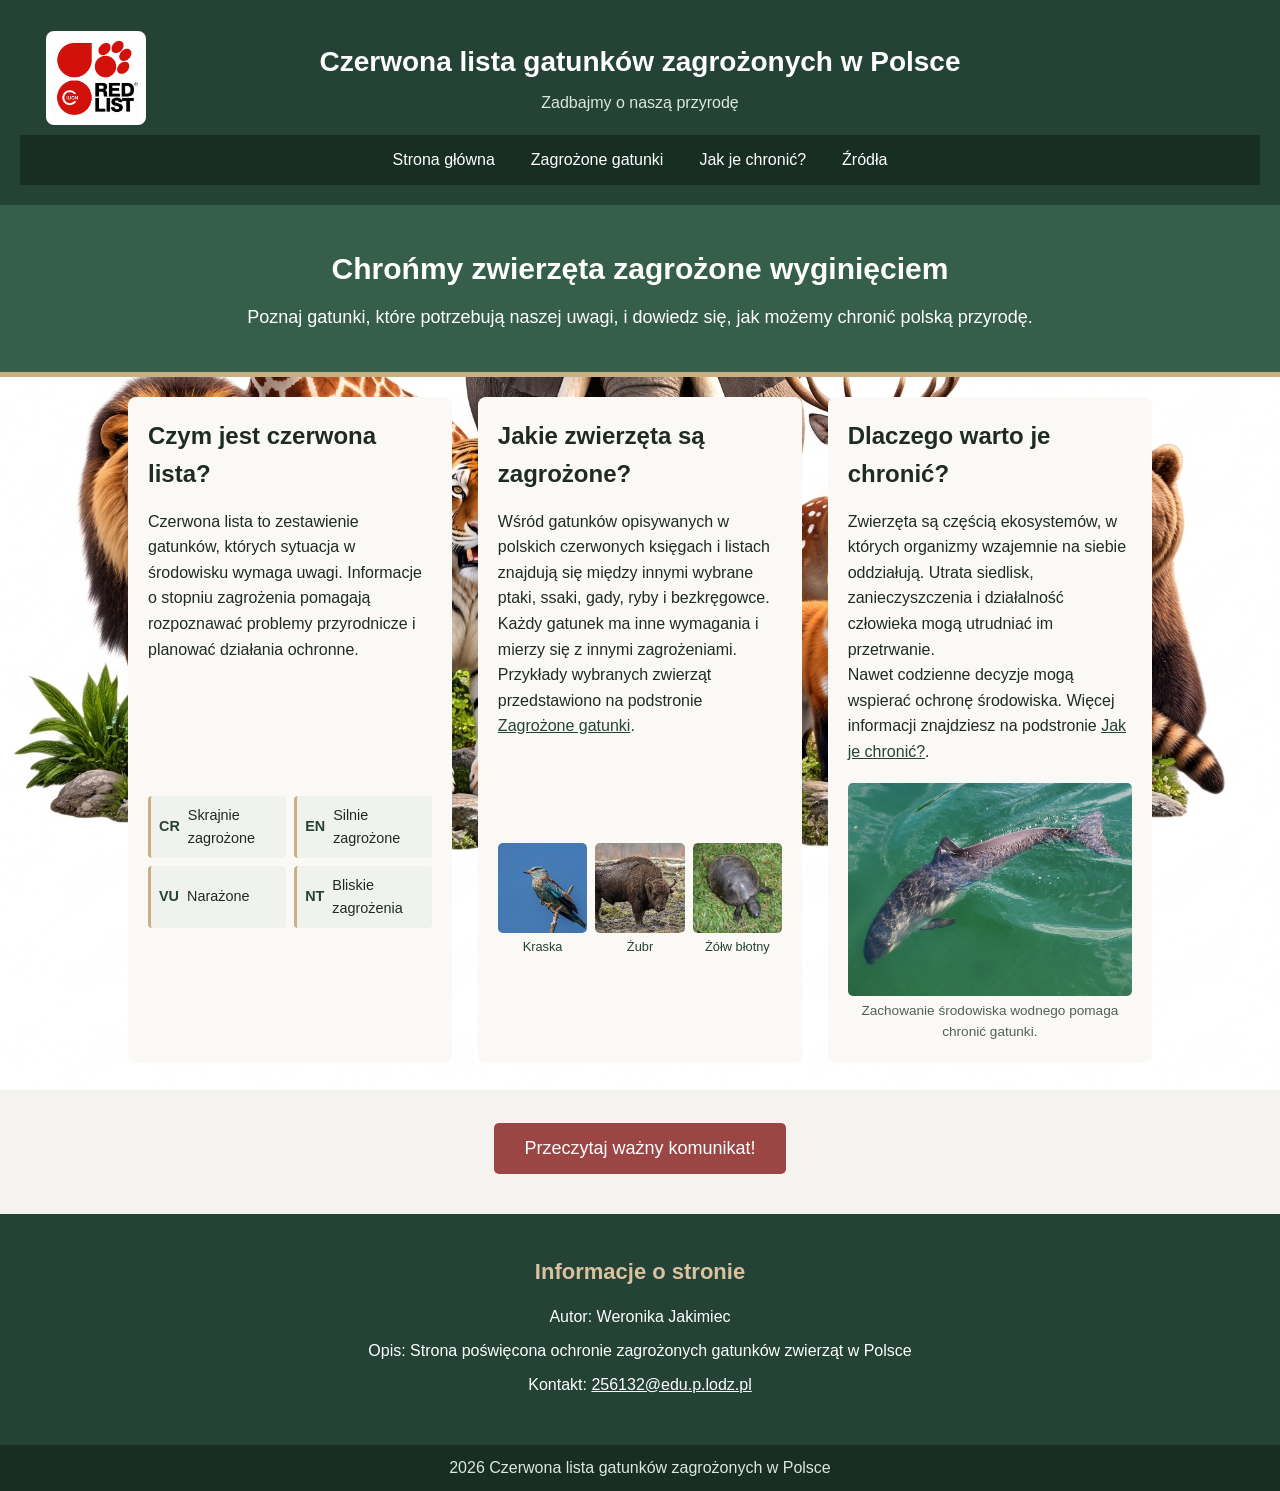
<file: index.html>
<!doctype html>
<html lang="pl">
  <head>
    <meta charset="UTF-8" />
    <title>Czerwona lista gatunków zagrożonych w Polsce</title>

    <meta name="author" content="Weronika Jakimiec" />
    <meta
      name="description"
      content="Poznaj zagrożone gatunki zwierząt w Polsce i sposoby ich ochrony."
    />
    <meta
      name="keywords"
      content="czerwona lista, zagrożone gatunki, zwierzęta, Polska, ochrona przyrody"
    />

    <link rel="stylesheet" href="style.css" />
    <link
      rel="stylesheet"
      href="https://cdn.jsdelivr.net/npm/bootstrap-icons@1.11.3/font/bootstrap-icons.min.css"
    />
  </head>

  <body>
    <header>
      <div class="header-container">
        <img
          src="images/logo-strona.jpg"
          alt="Logo Czerwonej Listy IUCN"
          class="logo"
        />

        <div class="header-text">
          <h1>
            <a href="index.html">
              Czerwona lista gatunków zagrożonych w Polsce
            </a>
          </h1>
          <p class="slogan">Zadbajmy o naszą przyrodę</p>
        </div>
      </div>

      <nav>
        <button
          id="menu-toggle"
          type="button"
          aria-label="Otwórz menu"
          aria-controls="menu-list"
          aria-expanded="false"
        >
          <i class="bi bi-list" aria-hidden="true"></i>
        </button>
        <ul class="menu" id="menu-list">
          <li><a href="index.html">Strona główna</a></li>
          <li><a href="gatunki.html">Zagrożone gatunki</a></li>
          <li><a href="ochrona.html">Jak je chronić?</a></li>
          <li><a href="zrodla.html">Źródła</a></li>
        </ul>
      </nav>
    </header>

    <section class="banner">
      <h2>Chrońmy zwierzęta zagrożone wyginięciem</h2>
      <p>
        Poznaj gatunki, które potrzebują naszej uwagi, i dowiedz się, jak możemy
        chronić polską przyrodę.
      </p>
    </section>

    <main class="home-columns">
      <section class="kolumna">
        <h2>Czym jest czerwona lista?</h2>
        <p>
          Czerwona lista to zestawienie gatunków, których sytuacja w środowisku
          wymaga uwagi. Informacje o stopniu zagrożenia pomagają rozpoznawać
          problemy przyrodnicze i planować działania ochronne.
        </p>
        <ul class="podglad-kategorii">
          <li><strong>CR</strong><span>Skrajnie zagrożone</span></li>
          <li><strong>EN</strong><span>Silnie zagrożone</span></li>
          <li><strong>VU</strong><span>Narażone</span></li>
          <li><strong>NT</strong><span>Bliskie zagrożenia</span></li>
        </ul>
      </section>

      <section class="kolumna">
        <h2>Jakie zwierzęta są zagrożone?</h2>
        <p>
          Wśród gatunków opisywanych w polskich czerwonych księgach i listach
          znajdują się między innymi wybrane ptaki, ssaki, gady, ryby i
          bezkręgowce. Każdy gatunek ma inne wymagania i mierzy się z innymi
          zagrożeniami.
        </p>
        <p>
          Przykłady wybranych zwierząt przedstawiono na podstronie
          <a href="gatunki.html">Zagrożone gatunki</a>.
        </p>
        <div class="mini-galeria" aria-label="Przykłady zagrożonych gatunków">
          <figure>
            <img
              src="images/kraska.jpg"
              alt="Kraska siedząca na gałęzi"
              loading="lazy"
              decoding="async"
            />
            <figcaption>Kraska</figcaption>
          </figure>
          <figure>
            <img
              src="images/zubr.jpg"
              alt="Żubr w naturalnym otoczeniu"
              loading="lazy"
              decoding="async"
            />
            <figcaption>Żubr</figcaption>
          </figure>
          <figure>
            <img
              src="images/zolw-blotny.jpg"
              alt="Żółw błotny na trawie"
              loading="lazy"
              decoding="async"
            />
            <figcaption>Żółw błotny</figcaption>
          </figure>
        </div>
      </section>

      <section class="kolumna">
        <h2>Dlaczego warto je chronić?</h2>
        <p>
          Zwierzęta są częścią ekosystemów, w których organizmy wzajemnie na
          siebie oddziałują. Utrata siedlisk, zanieczyszczenia i działalność
          człowieka mogą utrudniać im przetrwanie.
        </p>
        <p>
          Nawet codzienne decyzje mogą wspierać ochronę środowiska. Więcej
          informacji znajdziesz na podstronie
          <a href="ochrona.html">Jak je chronić?</a>.
        </p>
        <figure class="zdjecie-siedliska">
          <img
            src="images/morswin.jpg"
            alt="Morświn pływający w wodzie"
            loading="lazy"
            decoding="async"
          />
          <figcaption>
            Zachowanie środowiska wodnego pomaga chronić gatunki.
          </figcaption>
        </figure>
      </section>
    </main>

    <section style="text-align: center; margin: 40px 0; width: 100%">
      <button
        id="openModal"
        style="
          padding: 15px 30px;
          background-color: #9b4545;
          color: white;
          border: none;
          font-size: 18px;
          cursor: pointer;
          border-radius: 5px;
        "
      >
        Przeczytaj ważny komunikat!
      </button>
    </section>

    <footer>
      <div class="content footer-content">
        <h2>Informacje o stronie</h2>
        <p>Autor: Weronika Jakimiec</p>
        <p>
          Opis: Strona poświęcona ochronie zagrożonych gatunków zwierząt w
          Polsce
        </p>
        <p>
          Kontakt:
          <a href="mailto:256132@edu.p.lodz.pl"> 256132@edu.p.lodz.pl </a>
        </p>
      </div>

      <div class="copyright">
        <p>2026 Czerwona lista gatunków zagrożonych w Polsce</p>
      </div>
    </footer>

    <div class="modal" id="modal">
      <div class="modal-content">
        <button id="closeModal" class="close-btn">X</button>
        <h2>Dziękujemy!</h2>
        <p>
          Interesując się ochroną gatunków, robisz pierwszy krok do zachowania
          polskiej przyrody. Zachęcamy do dzielenia się wiedzą ze znajomymi!
        </p>
      </div>
    </div>

    <script>
      const hamburger = document.querySelector("#menu-toggle");
      const menu = document.querySelector(".menu");

      hamburger.addEventListener("click", () => {
        const isExpanded = hamburger.getAttribute("aria-expanded") === "true";
        hamburger.setAttribute("aria-expanded", String(!isExpanded));
        hamburger.setAttribute(
          "aria-label",
          isExpanded ? "Otwórz menu" : "Zamknij menu",
        );
        menu.classList.toggle("active", !isExpanded);
      });
      const modal = document.querySelector("#modal");
      const openBtn = document.querySelector("#openModal");
      const closeBtn = document.querySelector("#closeModal");

      openBtn.addEventListener("click", () => {
        modal.classList.add("show");
        document.body.classList.add("no-scroll");
      });

      closeBtn.addEventListener("click", () => {
        modal.classList.remove("show");
        document.body.classList.remove("no-scroll");
      });

      modal.addEventListener("click", (e) => {
        if (e.target === modal) {
          modal.classList.remove("show");
          document.body.classList.remove("no-scroll");
        }
      });
    </script>
  </body>
</html>
</file>
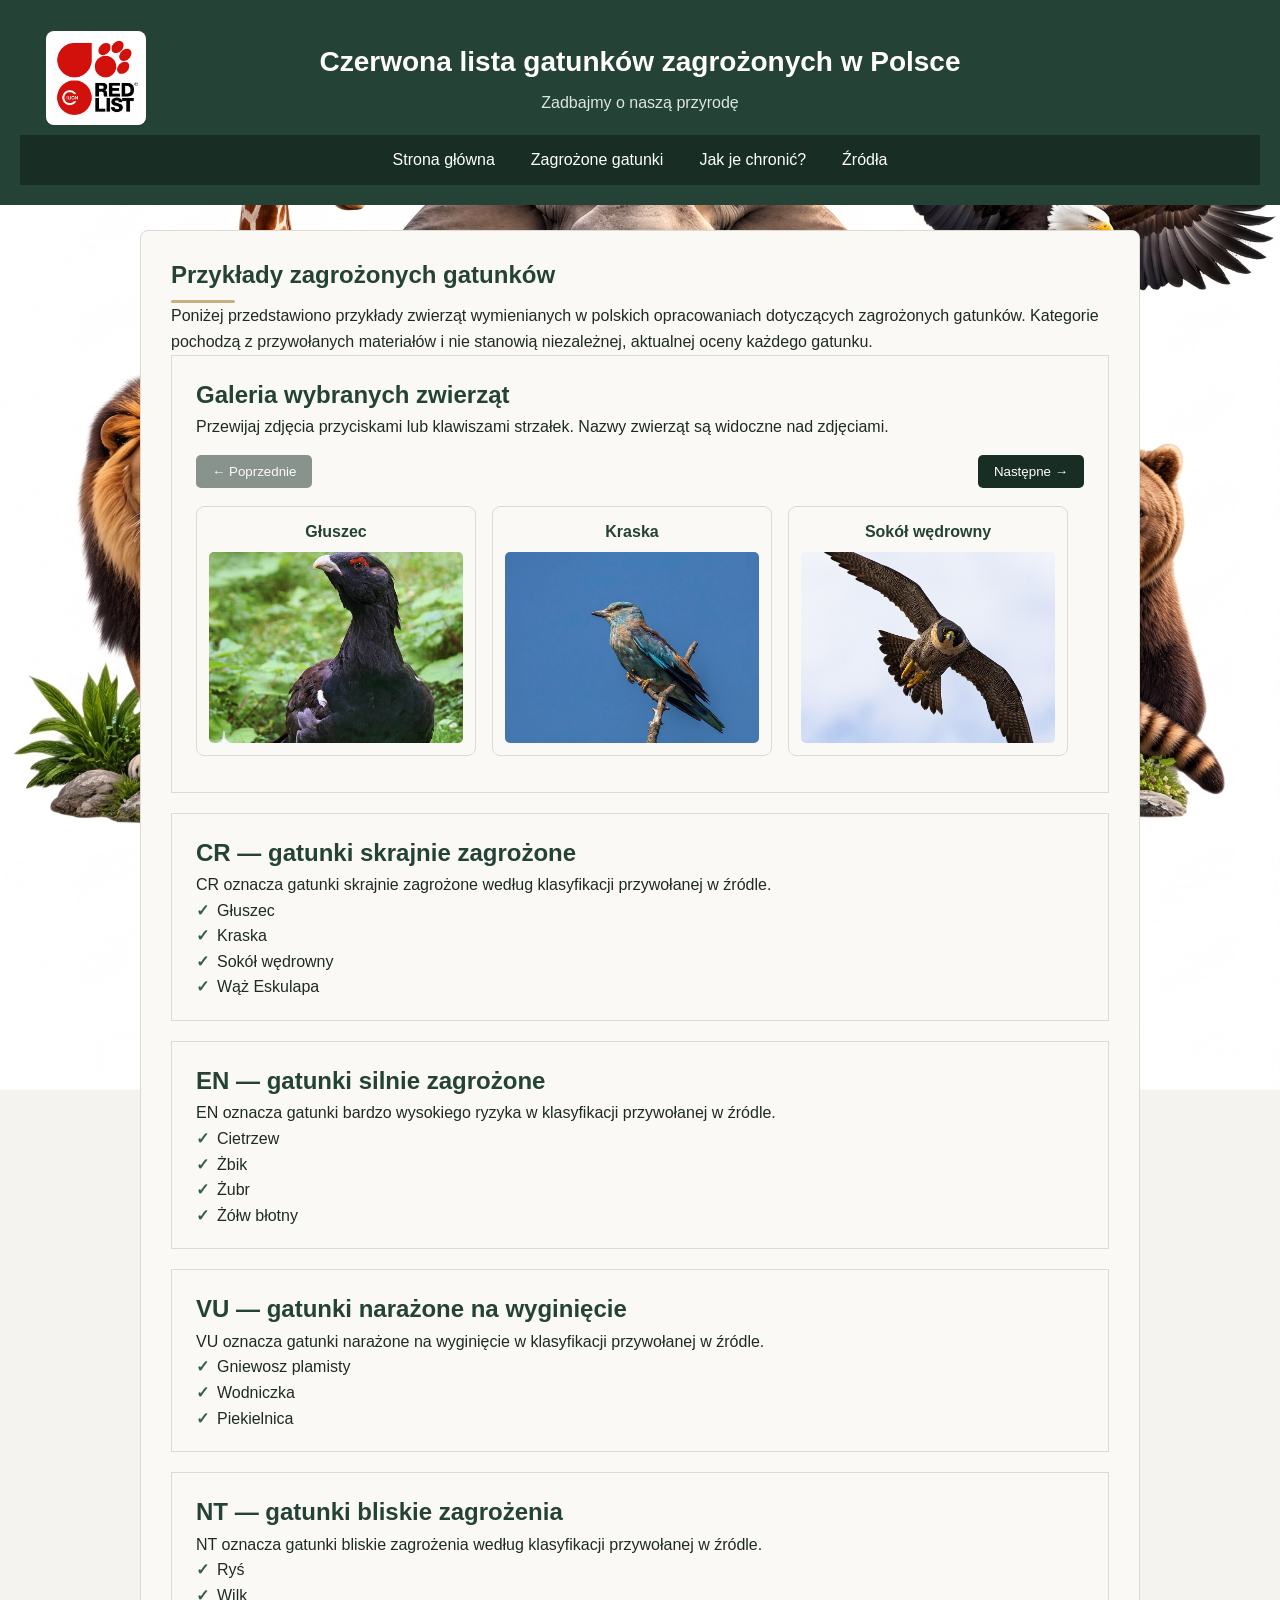
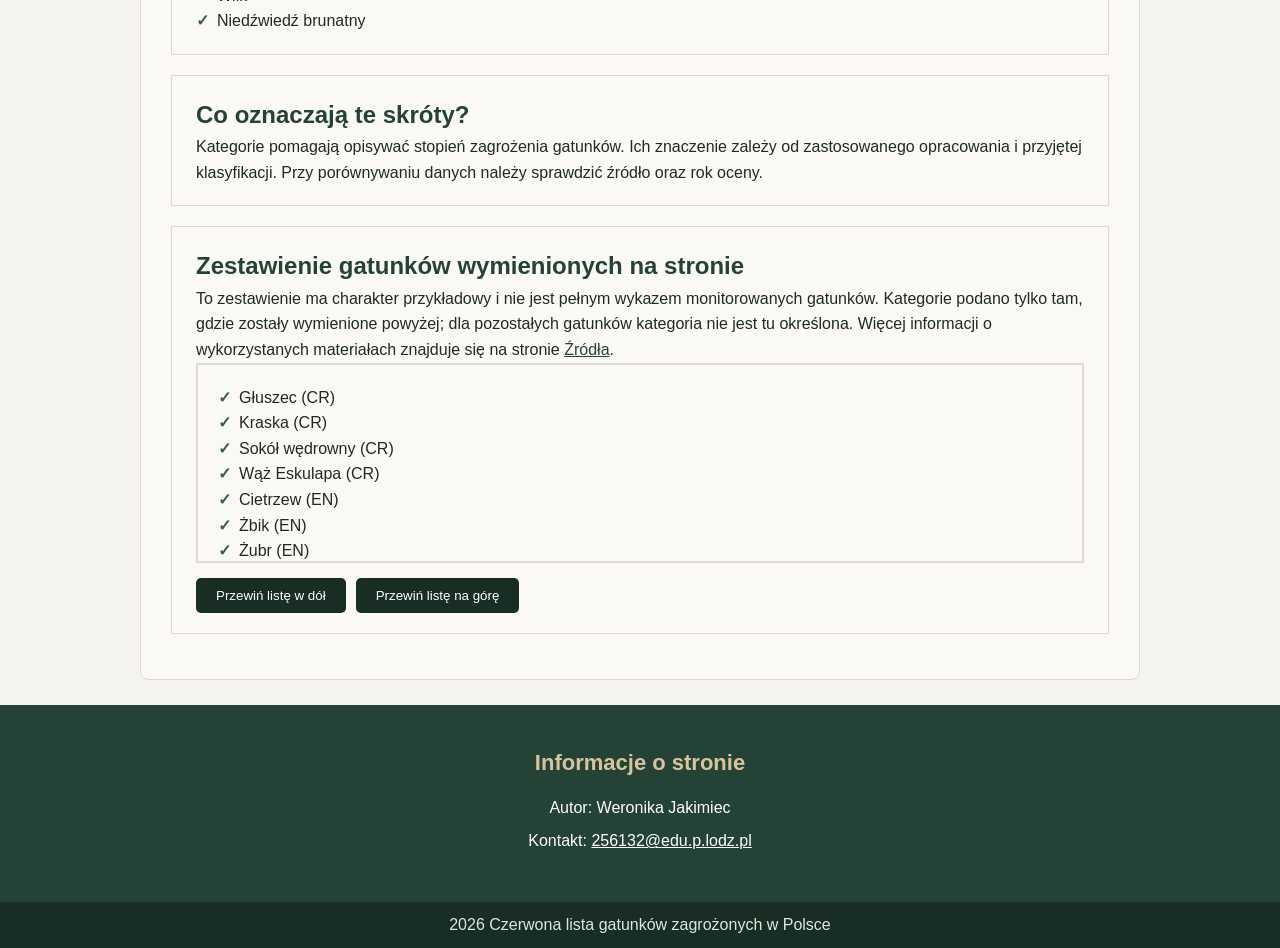
<file: gatunki.html>
<!doctype html>
<html lang="pl">
  <head>
    <meta charset="UTF-8" />
    <title>Zagrożone gatunki zwierząt — Polska</title>

    <meta name="author" content="Weronika Jakimiec" />
    <meta
      name="description"
      content="Przykłady gatunków zwierząt wymienianych w polskich czerwonych księgach."
    />
    <meta
      name="keywords"
      content="głuszec, żubr, żbik, ryś, wodniczka, zagrożone zwierzęta"
    />

    <link rel="stylesheet" href="style.css" />
    <link
      rel="stylesheet"
      href="https://cdn.jsdelivr.net/npm/bootstrap-icons@1.11.3/font/bootstrap-icons.min.css"
    />
  </head>

  <body>
    <header>
      <div class="header-container">
        <img
          src="images/logo-strona.jpg"
          alt="Logo Czerwonej Listy IUCN"
          class="logo"
        />

        <div class="header-text">
          <h1>
            <a href="index.html">
              Czerwona lista gatunków zagrożonych w Polsce
            </a>
          </h1>
          <p class="slogan">Zadbajmy o naszą przyrodę</p>
        </div>
      </div>

      <nav>
        <button
          id="menu-toggle"
          type="button"
          aria-label="Otwórz menu"
          aria-controls="menu-list"
          aria-expanded="false"
        >
          <i class="bi bi-list" aria-hidden="true"></i>
        </button>
        <ul class="menu" id="menu-list">
          <li><a href="index.html">Strona główna</a></li>
          <li><a href="gatunki.html">Zagrożone gatunki</a></li>
          <li><a href="ochrona.html">Jak je chronić?</a></li>
          <li><a href="zrodla.html">Źródła</a></li>
        </ul>
      </nav>
    </header>

    <main class="content page-content">
      <h2>Przykłady zagrożonych gatunków</h2>

      <p>
        Poniżej przedstawiono przykłady zwierząt wymienianych w polskich
        opracowaniach dotyczących zagrożonych gatunków. Kategorie pochodzą z
        przywołanych materiałów i nie stanowią niezależnej, aktualnej oceny
        każdego gatunku.
      </p>

      <section class="section-box galeria-sekcja" aria-labelledby="galeria-title">
        <h2 id="galeria-title">Galeria wybranych zwierząt</h2>
        <p>
          Przewijaj zdjęcia przyciskami lub klawiszami strzałek. Nazwy zwierząt
          są widoczne nad zdjęciami.
        </p>
        <div class="galeria-przyciski">
          <button
            id="galeria-wstecz"
            type="button"
            aria-label="Przewiń galerię w lewo"
          >
            &larr; Poprzednie
          </button>
          <button
            id="galeria-dalej"
            type="button"
            aria-label="Przewiń galerię w prawo"
          >
            Następne &rarr;
          </button>
        </div>
        <div
          class="galeria-zwierzat"
          id="galeria-zwierzat"
          role="region"
          aria-label="Galeria zdjęć zagrożonych zwierząt"
          tabindex="0"
        >
          <figure>
            <figcaption>Głuszec</figcaption>
            <img
              src="images/gluszec.jpg"
              alt="Głuszec w leśnym otoczeniu"
              loading="lazy"
              decoding="async"
            />
          </figure>
          <figure>
            <figcaption>Kraska</figcaption>
            <img
              src="images/kraska.jpg"
              alt="Kraska siedząca na gałęzi"
              loading="lazy"
              decoding="async"
            />
          </figure>
          <figure>
            <figcaption>Sokół wędrowny</figcaption>
            <img
              src="images/sokol-wedrowny.jpg"
              alt="Sokół wędrowny w locie"
              loading="lazy"
              decoding="async"
            />
          </figure>
          <figure>
            <figcaption>Wąż Eskulapa</figcaption>
            <img
              src="images/waz-eskulapa.jpg"
              alt="Wąż Eskulapa"
              loading="lazy"
              decoding="async"
            />
          </figure>
          <figure>
            <figcaption>Cietrzew</figcaption>
            <img
              src="images/cietrzew.jpg"
              alt="Cietrzew"
              loading="lazy"
              decoding="async"
            />
          </figure>
          <figure>
            <figcaption>Żbik</figcaption>
            <img
              src="images/zbik.jpg"
              alt="Żbik europejski"
              loading="lazy"
              decoding="async"
            />
          </figure>
          <figure>
            <figcaption>Żubr</figcaption>
            <img
              src="images/zubr.jpg"
              alt="Żubr w naturalnym otoczeniu"
              loading="lazy"
              decoding="async"
            />
          </figure>
          <figure>
            <figcaption>Żółw błotny</figcaption>
            <img
              src="images/zolw-blotny.jpg"
              alt="Żółw błotny w środowisku naturalnym"
              loading="lazy"
              decoding="async"
            />
          </figure>
          <figure>
            <figcaption>Gniewosz plamisty</figcaption>
            <img
              src="images/gniewosz-plamisty.png"
              alt="Gniewosz plamisty"
              loading="lazy"
              decoding="async"
            />
          </figure>
          <figure>
            <figcaption>Wodniczka</figcaption>
            <img
              src="images/wodniczka.jpg"
              alt="Wodniczka"
              loading="lazy"
              decoding="async"
            />
          </figure>
          <figure>
            <figcaption>Piekielnica</figcaption>
            <img
              src="images/piekielnica.jpg"
              alt="Piekielnica"
              loading="lazy"
              decoding="async"
            />
          </figure>
          <figure>
            <figcaption>Ryś</figcaption>
            <img
              src="images/rys.jpg"
              alt="Ryś euroazjatycki"
              loading="lazy"
              decoding="async"
            />
          </figure>
          <figure>
            <figcaption>Wilk</figcaption>
            <img
              src="images/wilk.jpg"
              alt="Wilk"
              loading="lazy"
              decoding="async"
            />
          </figure>
          <figure>
            <figcaption>Niedźwiedź brunatny</figcaption>
            <img
              src="images/niedzwiedz-brunatny.jpg"
              alt="Niedźwiedź brunatny"
              loading="lazy"
              decoding="async"
            />
          </figure>
          <figure>
            <figcaption>Morświn</figcaption>
            <img
              src="images/morswin.jpg"
              alt="Morświn"
              loading="lazy"
              decoding="async"
            />
          </figure>
          <figure>
            <figcaption>Orzeł przedni</figcaption>
            <img
              src="images/orzel-przedni.jpg"
              alt="Orzeł przedni"
              loading="lazy"
              decoding="async"
            />
          </figure>
          <figure>
            <figcaption>Puchacz</figcaption>
            <img
              src="images/puchacz.jpg"
              alt="Puchacz"
              loading="lazy"
              decoding="async"
            />
          </figure>
          <figure>
            <figcaption>Nocek łydkowłosy</figcaption>
            <img
              src="images/nocek-lydkowlosy.jpg"
              alt="Nocek łydkowłosy"
              loading="lazy"
              decoding="async"
            />
          </figure>
        </div>
      </section>

      <section class="section-box">
        <h2>CR — gatunki skrajnie zagrożone</h2>
        <p>
          CR oznacza gatunki skrajnie zagrożone według klasyfikacji przywołanej
          w źródle.
        </p>
        <ul>
          <li>Głuszec</li>
          <li>Kraska</li>
          <li>Sokół wędrowny</li>
          <li>Wąż Eskulapa</li>
        </ul>
      </section>

      <section class="section-box">
        <h2>EN — gatunki silnie zagrożone</h2>
        <p>
          EN oznacza gatunki bardzo wysokiego ryzyka w klasyfikacji przywołanej
          w źródle.
        </p>
        <ul>
          <li>Cietrzew</li>
          <li>Żbik</li>
          <li>Żubr</li>
          <li>Żółw błotny</li>
        </ul>
      </section>

      <section class="section-box">
        <h2>VU — gatunki narażone na wyginięcie</h2>
        <p>
          VU oznacza gatunki narażone na wyginięcie w klasyfikacji przywołanej w
          źródle.
        </p>
        <ul>
          <li>Gniewosz plamisty</li>
          <li>Wodniczka</li>
          <li>Piekielnica</li>
        </ul>
      </section>

      <section class="section-box">
        <h2>NT — gatunki bliskie zagrożenia</h2>
        <p>
          NT oznacza gatunki bliskie zagrożenia według klasyfikacji przywołanej
          w źródle.
        </p>
        <ul>
          <li>Ryś</li>
          <li>Wilk</li>
          <li>Niedźwiedź brunatny</li>
        </ul>
      </section>

      <section class="section-box">
        <h2>Co oznaczają te skróty?</h2>
        <p>
          Kategorie pomagają opisywać stopień zagrożenia gatunków. Ich znaczenie
          zależy od zastosowanego opracowania i przyjętej klasyfikacji. Przy
          porównywaniu danych należy sprawdzić źródło oraz rok oceny.
        </p>
      </section>

      <section class="section-box">
        <h2>Zestawienie gatunków wymienionych na stronie</h2>
        <p>
          To zestawienie ma charakter przykładowy i nie jest pełnym wykazem
          monitorowanych gatunków. Kategorie podano tylko tam, gdzie zostały
          wymienione powyżej; dla pozostałych gatunków kategoria nie jest tu
          określona. Więcej informacji o wykorzystanych materiałach znajduje się
          na stronie <a href="zrodla.html">Źródła</a>.
        </p>

        <div class="lista-gatunkow" id="lista">
          <ul>
            <li>Głuszec (CR)</li>
            <li>Kraska (CR)</li>
            <li>Sokół wędrowny (CR)</li>
            <li>Wąż Eskulapa (CR)</li>
            <li>Cietrzew (EN)</li>
            <li>Żbik (EN)</li>
            <li>Żubr (EN)</li>
            <li>Żółw błotny (EN)</li>
            <li>Gniewosz plamisty (VU)</li>
            <li>Wodniczka (VU)</li>
            <li>Piekielnica (VU)</li>
            <li>Ryś (NT)</li>
            <li>Wilk (NT)</li>
            <li>Niedźwiedź brunatny (NT)</li>
            <li>Morświn</li>
            <li>Orzeł przedni</li>
            <li>Puchacz</li>
            <li>Nocek łydkowłosy</li>
          </ul>
        </div>

        <div class="przyciski">
          <button id="dol" type="button">Przewiń listę w dół</button>
          <button id="gora" type="button">Przewiń listę na górę</button>
        </div>
      </section>
    </main>

    <footer>
      <div class="content footer-content">
        <h2>Informacje o stronie</h2>
        <p>Autor: Weronika Jakimiec</p>
        <p>
          Kontakt:
          <a href="mailto:256132@edu.p.lodz.pl"> 256132@edu.p.lodz.pl </a>
        </p>
      </div>

      <div class="copyright">
        <p>2026 Czerwona lista gatunków zagrożonych w Polsce</p>
      </div>
    </footer>
    <script>
      const hamburger = document.querySelector("#menu-toggle");
      const menu = document.querySelector(".menu");

      hamburger.addEventListener("click", () => {
        const isExpanded = hamburger.getAttribute("aria-expanded") === "true";
        hamburger.setAttribute("aria-expanded", String(!isExpanded));
        hamburger.setAttribute(
          "aria-label",
          isExpanded ? "Otwórz menu" : "Zamknij menu",
        );
        menu.classList.toggle("active", !isExpanded);
      });
    </script>
    <script>
      const lista = document.querySelector("#lista");
      const przyciskDol = document.querySelector("#dol");
      const przyciskGora = document.querySelector("#gora");

      przyciskDol.addEventListener("click", () => {
        lista.scrollBy({
          top: lista.clientHeight,
          behavior: "smooth",
        });
      });

      przyciskGora.addEventListener("click", () => {
        lista.scrollTo({
          top: 0,
          behavior: "smooth",
        });
      });

      const galeria = document.querySelector("#galeria-zwierzat");
      const przyciskWstecz = document.querySelector("#galeria-wstecz");
      const przyciskDalej = document.querySelector("#galeria-dalej");

      const aktualizujPrzyciskiGalerii = () => {
        const maksymalnePrzewiniecie =
          galeria.scrollWidth - galeria.clientWidth;
        przyciskWstecz.disabled = galeria.scrollLeft <= 5;
        przyciskDalej.disabled =
          galeria.scrollLeft >= maksymalnePrzewiniecie - 5;
      };

      const przewinGalerie = (kierunek) => {
        const karta = galeria.querySelector("figure");
        const odstep = parseFloat(getComputedStyle(galeria).gap) || 0;
        const przesuniecie = karta.getBoundingClientRect().width + odstep;
        const zachowanie = window.matchMedia(
          "(prefers-reduced-motion: reduce)",
        ).matches
          ? "auto"
          : "smooth";

        galeria.scrollBy({
          left: kierunek * przesuniecie,
          behavior: zachowanie,
        });
      };

      przyciskWstecz.addEventListener("click", () => przewinGalerie(-1));
      przyciskDalej.addEventListener("click", () => przewinGalerie(1));
      galeria.addEventListener("scroll", aktualizujPrzyciskiGalerii, {
        passive: true,
      });
      window.addEventListener("resize", aktualizujPrzyciskiGalerii);
      aktualizujPrzyciskiGalerii();
    </script>
  </body>
</html>
</file>
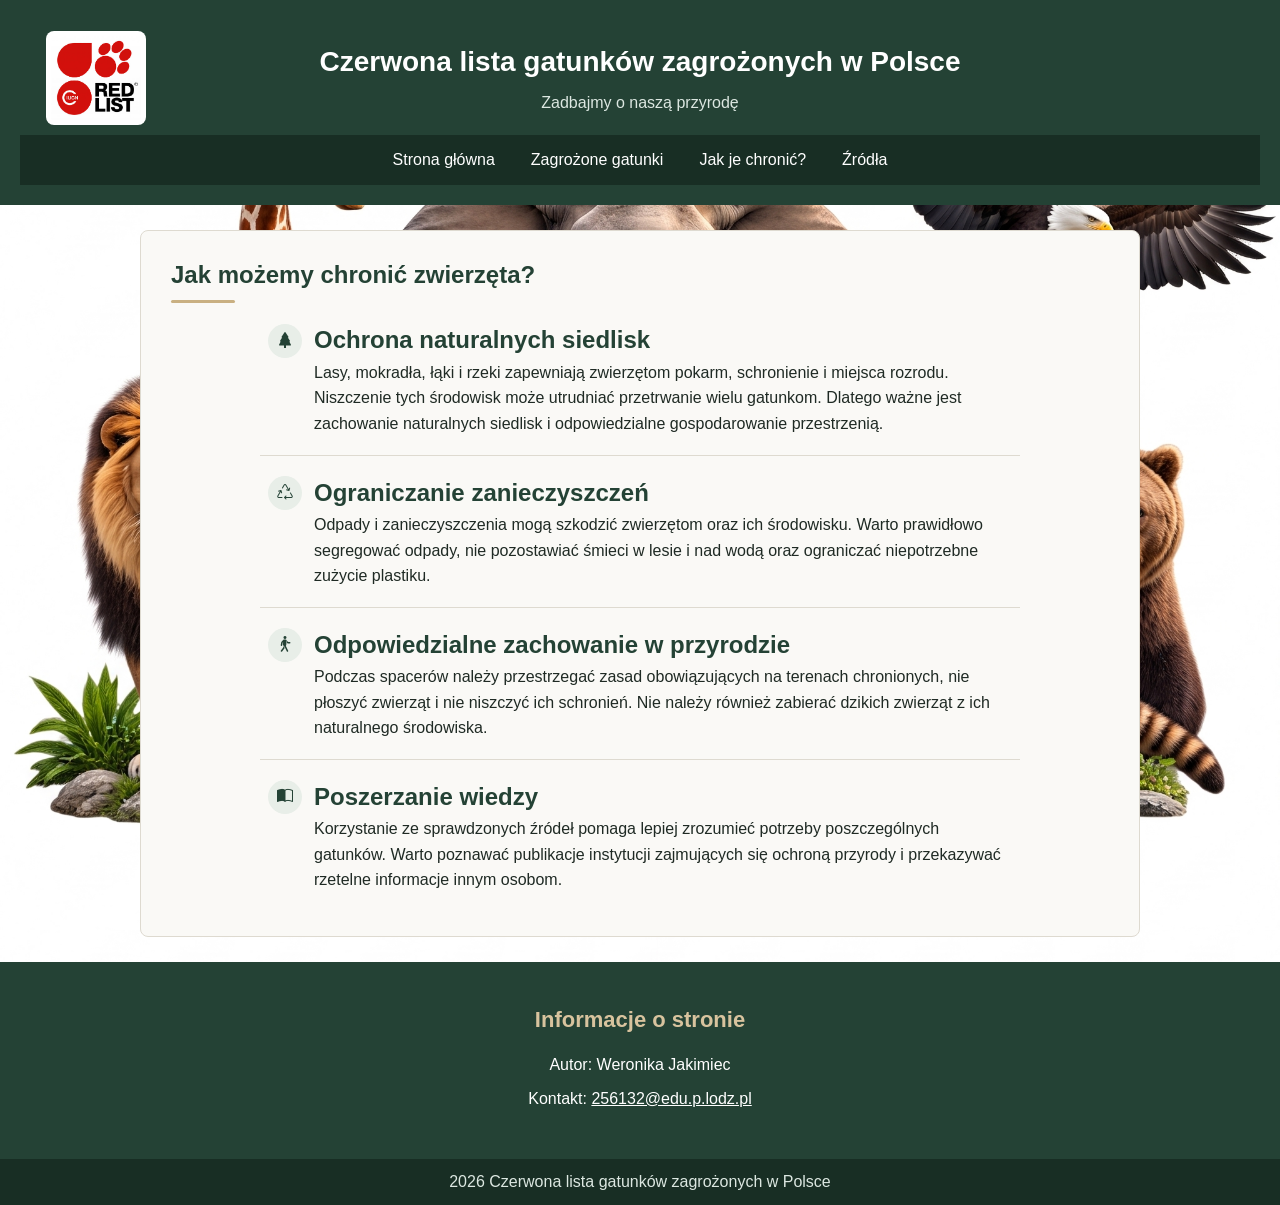
<file: ochrona.html>
<!doctype html>
<html lang="pl">
  <head>
    <meta charset="UTF-8" />
    <title>Jak chronić zagrożone zwierzęta?</title>

    <meta name="author" content="Weronika Jakimiec" />
    <meta
      name="description"
      content="Poznaj podstawowe sposoby ochrony zagrożonych zwierząt w Polsce."
    />
    <meta
      name="keywords"
      content="ochrona zwierząt, siedliska, przyroda, zagrożone gatunki"
    />

    <link rel="stylesheet" href="style.css" />
    <link
      rel="stylesheet"
      href="https://cdn.jsdelivr.net/npm/bootstrap-icons@1.11.3/font/bootstrap-icons.min.css"
    />
  </head>

  <body>
    <header>
      <div class="header-container">
        <img
          src="images/logo-strona.jpg"
          alt="Logo Czerwonej Listy IUCN"
          class="logo"
        />

        <div class="header-text">
          <h1>
            <a href="index.html">
              Czerwona lista gatunków zagrożonych w Polsce
            </a>
          </h1>
          <p class="slogan">Zadbajmy o naszą przyrodę</p>
        </div>
      </div>

      <nav>
        <button
          id="menu-toggle"
          type="button"
          aria-label="Otwórz menu"
          aria-controls="menu-list"
          aria-expanded="false"
        >
          <i class="bi bi-list" aria-hidden="true"></i>
        </button>
        <ul class="menu" id="menu-list">
          <li><a href="index.html">Strona główna</a></li>
          <li><a href="gatunki.html">Zagrożone gatunki</a></li>
          <li><a href="ochrona.html">Jak je chronić?</a></li>
          <li><a href="zrodla.html">Źródła</a></li>
        </ul>
      </nav>
    </header>

    <main class="content page-content">
      <h2>Jak możemy chronić zwierzęta?</h2>

      <div class="ochrona-lista">
        <section class="section-box">
          <h2>
            <span class="ochrona-ikona" aria-hidden="true">
              <i class="bi bi-tree-fill"></i>
            </span>
            Ochrona naturalnych siedlisk
          </h2>
          <p>
            Lasy, mokradła, łąki i rzeki zapewniają zwierzętom pokarm,
            schronienie i miejsca rozrodu. Niszczenie tych środowisk może
            utrudniać przetrwanie wielu gatunkom. Dlatego ważne jest zachowanie
            naturalnych siedlisk i odpowiedzialne gospodarowanie przestrzenią.
          </p>
        </section>

        <section class="section-box">
          <h2>
            <span class="ochrona-ikona" aria-hidden="true">
              <i class="bi bi-recycle"></i>
            </span>
            Ograniczanie zanieczyszczeń
          </h2>
          <p>
            Odpady i zanieczyszczenia mogą szkodzić zwierzętom oraz ich
            środowisku. Warto prawidłowo segregować odpady, nie pozostawiać
            śmieci w lesie i nad wodą oraz ograniczać niepotrzebne zużycie
            plastiku.
          </p>
        </section>

        <section class="section-box">
          <h2>
            <span class="ochrona-ikona" aria-hidden="true">
              <i class="bi bi-person-walking"></i>
            </span>
            Odpowiedzialne zachowanie w przyrodzie
          </h2>
          <p>
            Podczas spacerów należy przestrzegać zasad obowiązujących na
            terenach chronionych, nie płoszyć zwierząt i nie niszczyć ich
            schronień. Nie należy również zabierać dzikich zwierząt z ich
            naturalnego środowiska.
          </p>
        </section>

        <section class="section-box">
          <h2>
            <span class="ochrona-ikona" aria-hidden="true">
              <i class="bi bi-book-half"></i>
            </span>
            Poszerzanie wiedzy
          </h2>
          <p>
            Korzystanie ze sprawdzonych źródeł pomaga lepiej zrozumieć potrzeby
            poszczególnych gatunków. Warto poznawać publikacje instytucji
            zajmujących się ochroną przyrody i przekazywać rzetelne informacje
            innym osobom.
          </p>
        </section>
      </div>
    </main>

    <footer>
      <div class="content footer-content">
        <h2>Informacje o stronie</h2>
        <p>Autor: Weronika Jakimiec</p>
        <p>
          Kontakt:
          <a href="mailto:256132@edu.p.lodz.pl"> 256132@edu.p.lodz.pl </a>
        </p>
      </div>

      <div class="copyright">
        <p>2026 Czerwona lista gatunków zagrożonych w Polsce</p>
      </div>
    </footer>
    <script>
      const hamburger = document.querySelector("#menu-toggle");
      const menu = document.querySelector(".menu");

      hamburger.addEventListener("click", () => {
        const isExpanded = hamburger.getAttribute("aria-expanded") === "true";
        hamburger.setAttribute("aria-expanded", String(!isExpanded));
        hamburger.setAttribute(
          "aria-label",
          isExpanded ? "Otwórz menu" : "Zamknij menu",
        );
        menu.classList.toggle("active", !isExpanded);
      });
    </script>
  </body>
</html>
</file>
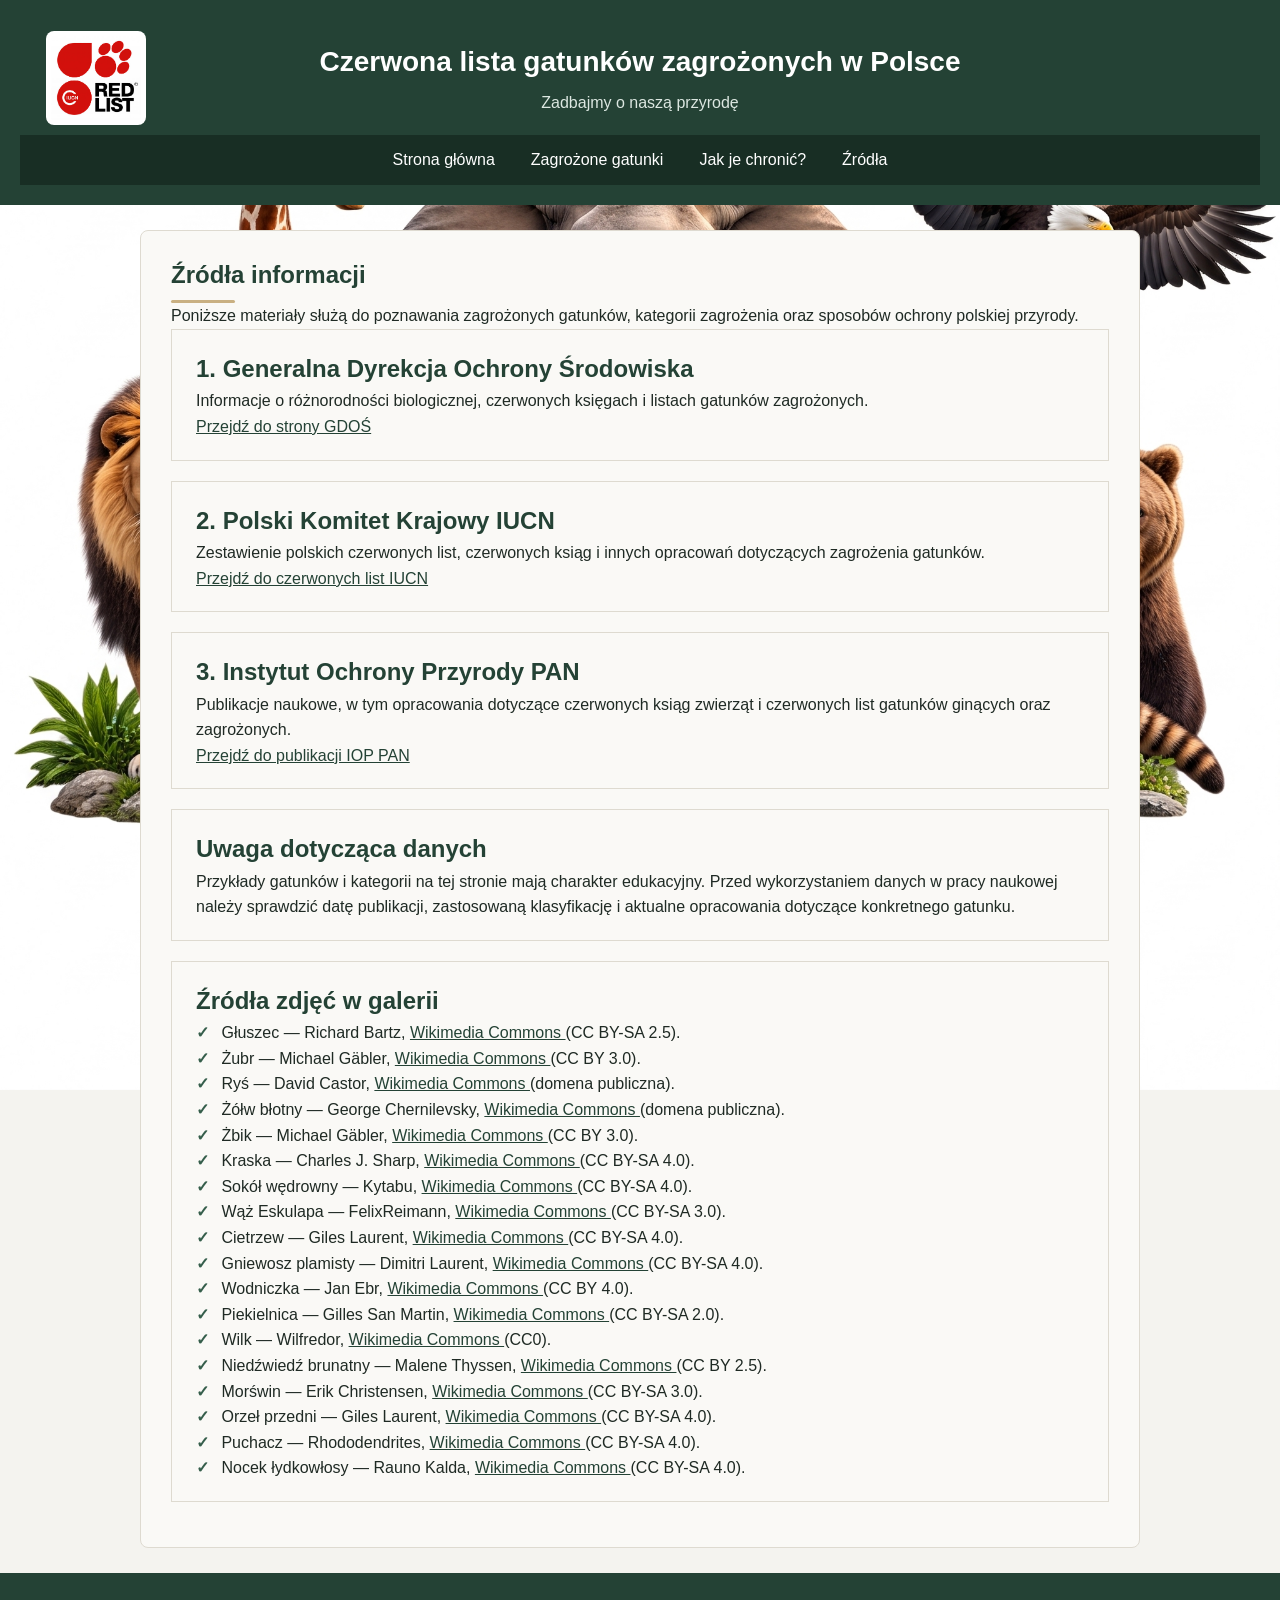
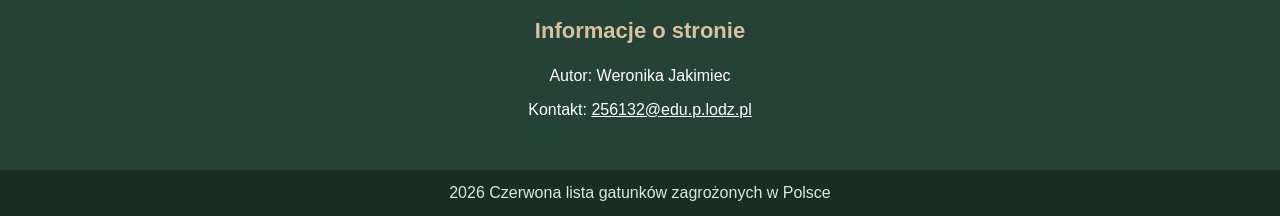
<file: zrodla.html>
<!doctype html>
<html lang="pl">
  <head>
    <meta charset="UTF-8" />
    <title>Źródła — Czerwona lista zwierząt</title>

    <meta name="author" content="Weronika Jakimiec" />
    <meta
      name="description"
      content="Źródła informacji o zagrożonych gatunkach zwierząt w Polsce."
    />
    <meta
      name="keywords"
      content="źródła, czerwona lista, czerwona księga, zwierzęta"
    />

    <link rel="stylesheet" href="style.css" />
    <link
      rel="stylesheet"
      href="https://cdn.jsdelivr.net/npm/bootstrap-icons@1.11.3/font/bootstrap-icons.min.css"
    />
  </head>

  <body>
    <header>
      <div class="header-container">
        <img
          src="images/logo-strona.jpg"
          alt="Logo Czerwonej Listy IUCN"
          class="logo"
        />

        <div class="header-text">
          <h1>
            <a href="index.html">
              Czerwona lista gatunków zagrożonych w Polsce
            </a>
          </h1>
          <p class="slogan">Zadbajmy o naszą przyrodę</p>
        </div>
      </div>

      <nav>
        <button
          id="menu-toggle"
          type="button"
          aria-label="Otwórz menu"
          aria-controls="menu-list"
          aria-expanded="false"
        >
          <i class="bi bi-list" aria-hidden="true"></i>
        </button>
        <ul class="menu" id="menu-list">
          <li><a href="index.html">Strona główna</a></li>
          <li><a href="gatunki.html">Zagrożone gatunki</a></li>
          <li><a href="ochrona.html">Jak je chronić?</a></li>
          <li><a href="zrodla.html">Źródła</a></li>
        </ul>
      </nav>
    </header>

    <main class="content page-content">
      <h2>Źródła informacji</h2>

      <p>
        Poniższe materiały służą do poznawania zagrożonych gatunków, kategorii
        zagrożenia oraz sposobów ochrony polskiej przyrody.
      </p>

      <section class="section-box">
        <h2>1. Generalna Dyrekcja Ochrony Środowiska</h2>
        <p>
          Informacje o różnorodności biologicznej, czerwonych księgach i listach
          gatunków zagrożonych.
        </p>
        <p>
          <a
            href="https://www.gov.pl/web/gdos/przyroda-i-roznorodnosc-biologiczna"
            target="_blank"
            rel="noopener noreferrer"
          >
            Przejdź do strony GDOŚ
          </a>
        </p>
      </section>

      <section class="section-box">
        <h2>2. Polski Komitet Krajowy IUCN</h2>
        <p>
          Zestawienie polskich czerwonych list, czerwonych ksiąg i innych
          opracowań dotyczących zagrożenia gatunków.
        </p>
        <p>
          <a
            href="https://iucn.org.pl/czerwone-listy/"
            target="_blank"
            rel="noopener noreferrer"
          >
            Przejdź do czerwonych list IUCN
          </a>
        </p>
      </section>

      <section class="section-box">
        <h2>3. Instytut Ochrony Przyrody PAN</h2>
        <p>
          Publikacje naukowe, w tym opracowania dotyczące czerwonych ksiąg
          zwierząt i czerwonych list gatunków ginących oraz zagrożonych.
        </p>
        <p>
          <a
            href="https://www.iop.krakow.pl/books_2_140.html"
            target="_blank"
            rel="noopener noreferrer"
          >
            Przejdź do publikacji IOP PAN
          </a>
        </p>
      </section>

      <section class="section-box">
        <h2>Uwaga dotycząca danych</h2>
        <p>
          Przykłady gatunków i kategorii na tej stronie mają charakter
          edukacyjny. Przed wykorzystaniem danych w pracy naukowej należy
          sprawdzić datę publikacji, zastosowaną klasyfikację i aktualne
          opracowania dotyczące konkretnego gatunku.
        </p>
      </section>

      <section class="section-box">
        <h2>Źródła zdjęć w galerii</h2>
        <ul>
          <li>
            Głuszec — Richard Bartz,
            <a
              href="https://commons.wikimedia.org/wiki/File:Tetrao_urogallus_Richard_Bartz.jpg"
              target="_blank"
              rel="noopener noreferrer"
            >
              Wikimedia Commons
            </a>
            (CC BY-SA 2.5).
          </li>
          <li>
            Żubr — Michael Gäbler,
            <a
              href="https://commons.wikimedia.org/wiki/File:Bison_bonasus_(Linnaeus_1758).jpg"
              target="_blank"
              rel="noopener noreferrer"
            >
              Wikimedia Commons
            </a>
            (CC BY 3.0).
          </li>
          <li>
            Ryś — David Castor,
            <a
              href="https://commons.wikimedia.org/wiki/File:Lynx_lynx-4.JPG"
              target="_blank"
              rel="noopener noreferrer"
            >
              Wikimedia Commons
            </a>
            (domena publiczna).
          </li>
          <li>
            Żółw błotny — George Chernilevsky,
            <a
              href="https://commons.wikimedia.org/wiki/File:Emys_orbicularis_2009_G1.jpg"
              target="_blank"
              rel="noopener noreferrer"
            >
              Wikimedia Commons
            </a>
            (domena publiczna).
          </li>
          <li>
            Żbik — Michael Gäbler,
            <a
              href="https://commons.wikimedia.org/wiki/File:Die_Wildkatze_in_der_Wildnis.jpg"
              target="_blank"
              rel="noopener noreferrer"
            >
              Wikimedia Commons
            </a>
            (CC BY 3.0).
          </li>
          <li>
            Kraska — Charles J. Sharp,
            <a
              href="https://commons.wikimedia.org/wiki/Special:MediaSearch?type=image&search=Coracias%20garrulus%20Charles%20J.%20Sharp"
              target="_blank"
              rel="noopener noreferrer"
            >
              Wikimedia Commons
            </a>
            (CC BY-SA 4.0).
          </li>
          <li>
            Sokół wędrowny — Kytabu,
            <a
              href="https://commons.wikimedia.org/wiki/Special:MediaSearch?type=image&search=Falco%20peregrinus%20Kytabu"
              target="_blank"
              rel="noopener noreferrer"
            >
              Wikimedia Commons
            </a>
            (CC BY-SA 4.0).
          </li>
          <li>
            Wąż Eskulapa — FelixReimann,
            <a
              href="https://commons.wikimedia.org/wiki/Special:MediaSearch?type=image&search=Zamenis%20longissimus%20FelixReimann"
              target="_blank"
              rel="noopener noreferrer"
            >
              Wikimedia Commons
            </a>
            (CC BY-SA 3.0).
          </li>
          <li>
            Cietrzew — Giles Laurent,
            <a
              href="https://commons.wikimedia.org/wiki/Special:MediaSearch?type=image&search=Tetrao%20tetrix%20Giles%20Laurent"
              target="_blank"
              rel="noopener noreferrer"
            >
              Wikimedia Commons
            </a>
            (CC BY-SA 4.0).
          </li>
          <li>
            Gniewosz plamisty — Dimitri Laurent,
            <a
              href="https://commons.wikimedia.org/wiki/Special:MediaSearch?type=image&search=Coronella%20austriaca%20Dimitri%20Laurent"
              target="_blank"
              rel="noopener noreferrer"
            >
              Wikimedia Commons
            </a>
            (CC BY-SA 4.0).
          </li>
          <li>
            Wodniczka — Jan Ebr,
            <a
              href="https://commons.wikimedia.org/wiki/Special:MediaSearch?type=image&search=Acrocephalus%20paludicola%20Jan%20Ebr"
              target="_blank"
              rel="noopener noreferrer"
            >
              Wikimedia Commons
            </a>
            (CC BY 4.0).
          </li>
          <li>
            Piekielnica — Gilles San Martin,
            <a
              href="https://commons.wikimedia.org/wiki/Special:MediaSearch?type=image&search=Alburnoides%20bipunctatus%20Gilles%20San%20Martin"
              target="_blank"
              rel="noopener noreferrer"
            >
              Wikimedia Commons
            </a>
            (CC BY-SA 2.0).
          </li>
          <li>
            Wilk — Wilfredor,
            <a
              href="https://commons.wikimedia.org/wiki/Special:MediaSearch?type=image&search=Canis%20lupus%20Wilfredor"
              target="_blank"
              rel="noopener noreferrer"
            >
              Wikimedia Commons
            </a>
            (CC0).
          </li>
          <li>
            Niedźwiedź brunatny — Malene Thyssen,
            <a
              href="https://commons.wikimedia.org/wiki/Special:MediaSearch?type=image&search=Ursus%20arctos%20Malene%20Thyssen"
              target="_blank"
              rel="noopener noreferrer"
            >
              Wikimedia Commons
            </a>
            (CC BY 2.5).
          </li>
          <li>
            Morświn — Erik Christensen,
            <a
              href="https://commons.wikimedia.org/wiki/Special:MediaSearch?type=image&search=Phocoena%20phocoena%20Erik%20Christensen"
              target="_blank"
              rel="noopener noreferrer"
            >
              Wikimedia Commons
            </a>
            (CC BY-SA 3.0).
          </li>
          <li>
            Orzeł przedni — Giles Laurent,
            <a
              href="https://commons.wikimedia.org/wiki/Special:MediaSearch?type=image&search=Aquila%20chrysaetos%20Giles%20Laurent"
              target="_blank"
              rel="noopener noreferrer"
            >
              Wikimedia Commons
            </a>
            (CC BY-SA 4.0).
          </li>
          <li>
            Puchacz — Rhododendrites,
            <a
              href="https://commons.wikimedia.org/wiki/Special:MediaSearch?type=image&search=Bubo%20bubo%20Rhododendrites"
              target="_blank"
              rel="noopener noreferrer"
            >
              Wikimedia Commons
            </a>
            (CC BY-SA 4.0).
          </li>
          <li>
            Nocek łydkowłosy — Rauno Kalda,
            <a
              href="https://commons.wikimedia.org/wiki/Special:MediaSearch?type=image&search=Myotis%20dasycneme%20Rauno%20Kalda"
              target="_blank"
              rel="noopener noreferrer"
            >
              Wikimedia Commons
            </a>
            (CC BY-SA 4.0).
          </li>
        </ul>
      </section>

    </main>

    <footer>
      <div class="content footer-content">
        <h2>Informacje o stronie</h2>
        <p>Autor: Weronika Jakimiec</p>
        <p>
          Kontakt:
          <a href="mailto:256132@edu.p.lodz.pl"> 256132@edu.p.lodz.pl </a>
        </p>
      </div>

      <div class="copyright">
        <p>2026 Czerwona lista gatunków zagrożonych w Polsce</p>
      </div>
    </footer>
    <script>
      const hamburger = document.querySelector("#menu-toggle");
      const menu = document.querySelector(".menu");

      hamburger.addEventListener("click", () => {
        const isExpanded = hamburger.getAttribute("aria-expanded") === "true";
        hamburger.setAttribute("aria-expanded", String(!isExpanded));
        hamburger.setAttribute(
          "aria-label",
          isExpanded ? "Otwórz menu" : "Zamknij menu",
        );
        menu.classList.toggle("active", !isExpanded);
      });
    </script>
  </body>
</html>
</file>
<file: style.css>
/* Podstawowy wygląd strony */

* {
    margin: 0;
    padding: 0;
    box-sizing: border-box;
}

body {
    font-family: Arial, Helvetica, sans-serif;
    font-size: 16px;
    line-height: 1.6;
    color: #1f2a24;
    background-color: #f4f3ef;
    background-image: url("images/t%C5%82o.jpg");
    background-size: cover;
    background-position: center;
    background-repeat: no-repeat;
    background-attachment: fixed;

    min-height: 100vh;
    display: flex;
    flex-direction: column;
}

/* Wspólny kontener */

.content {
    width: min(1000px, 90%);
    margin: 0 auto;
}

/* Nagłówek strony */

header {
    background-color: #244235;
    color: white;
    padding: 20px;
    text-align: center;
}

header .content {
    padding: 20px 0;
}

header h1 {
    margin: 0;
    font-size: 28px;
}

header h1 a {
    color: white;
    text-decoration: none;
}

header h1 a:hover {
    text-decoration: underline;
}

.slogan {
    margin: 5px 0 0;
    color: #dce7e1;
}

.header-container {
    display: flex;
    align-items: center;
    justify-content: center;
    position: relative;
    padding: 20px 0;
}

.logo {
    position: absolute;
    left: 2vw;
    width: 100px;
    height: auto;
    background-color: white;
    padding: 5px;
    border-radius: 8px;
}

/* Menu nawigacyjne */

nav {
    background-color: #182e24;
    position: sticky;
    top: 0;
    z-index: 1000;
}

nav ul {
    width: min(1000px, 100%);
    margin: 0 auto;
    padding: 0;
    list-style: none;

    display: flex;
    justify-content: center;
}

nav li {
    float: left;
}

nav a {
    display: block;
    padding: 12px 18px;
    color: white;
    text-decoration: none;
    transition: background-color 0.3s ease, transform 0.3s ease;
}

@media (hover:hover) {
    nav a:hover {
        background-color: #2f5444;
        transform: scale(1.05);
    }
}

nav a:focus-visible,
#menu-toggle:focus-visible {
    outline: 3px solid #f1ce78;
    outline-offset: -3px;
}

a:focus-visible,
button:focus-visible {
    outline: 3px solid #244235;
    outline-offset: 3px;
}

/* Przycisk hamburgera - ukryty na komputerach */

#menu-toggle {
    display: none;
    justify-content: center;
    align-items: center;
    width: 100%;
    padding: 15px;
    border: none;
    background-color: #182e24;
    cursor: pointer;
    transition: background-color 0.3s ease;
}

#menu-toggle i {
    font-size: 2rem;
    color: white;
    transition: transform 0.3s ease;
}

#menu-toggle:hover {
    background-color: #244235;
}

#menu-toggle:hover i {
    transform: rotate(90deg);
}


/* Baner tekstowy */

.banner {
    padding: 40px 0;
    text-align: center;
    color: white;
    background-color: #355e4b;
    border-bottom: 5px solid #c9b082;
}

.banner h2 {
    margin: 0 0 10px;
    font-size: 30px;
}

.banner p {
    margin: 0;
    font-size: 18px;
}

/* Sekcje na stronie głównej */

main {
    flex: 1;
    display: flex;
    gap: clamp(1rem, 2vw, 3rem);
    padding-left: 10%;
    padding-right: 10%;
    padding-top: 20px;
    padding-bottom: 20px;
}

.sections {
    display: flex;
    gap: clamp(1rem, 2vw, 3rem);
    padding: 25px 0 30px;
}

.section-box {
    flex: 1;
    min-width: 0;
    margin-bottom: 20px;
    padding: 20px 24px;
    background-color: #faf9f6;
    border: 1px solid #dedad0;
}

.section-box h2 {
    margin-top: 0;
    color: #244235;
}

.page-content>h2::after {
    content: "";
    display: block;
    width: 4rem;
    height: 3px;
    margin-top: 6px;
    border-radius: 2px;
    background-color: #c9b082;
}

.section-box ul {
    padding-left: 0;
    list-style: none;
}

.section-box li::before {
    content: "\2713";
    margin-right: 0.5em;
    color: #355e4b;
    font-weight: bold;
}

.section-box p:last-child {
    margin-bottom: 0;
}

a {
    color: #244235;
}

/* Główna treść podstron */

.page-content {
    display: block;
    padding: 25px 30px;
    margin-top: 25px;
    margin-bottom: 25px;
    background-color: #faf9f6;
    border: 1px solid #dedad0;
    border-radius: 8px;
}

.page-content>h2 {
    color: #244235;
}

/* Kolumny i obrazy */

.kolumna {
    flex: 1;
    min-width: 0;
    background-color: #faf9f6;
    padding: 20px;
    border-radius: 8px;
}

.home-columns .kolumna {
    display: flex;
    flex-direction: column;
}

.home-columns .podglad-kategorii,
.home-columns .mini-galeria,
.home-columns .zdjecie-siedliska {
    margin-top: auto;
    margin-bottom: auto;
    padding-top: 18px;
}

.kolumna h2 {
    margin-bottom: 15PX;
}

.kolumna img {
    width: 100%;
    height: auto;
}

.podglad-kategorii {
    display: grid;
    grid-template-columns: repeat(2, minmax(0, 1fr));
    gap: 8px;
    margin-top: 18px;
    list-style: none;
}

.podglad-kategorii li {
    display: flex;
    align-items: center;
    gap: 8px;
    padding: 8px;
    border-left: 3px solid #c9b082;
    border-radius: 4px;
    background-color: #f0f2ed;
    font-size: 0.9rem;
}

.podglad-kategorii strong {
    color: #244235;
}

.mini-galeria {
    display: grid;
    grid-template-columns: repeat(3, minmax(0, 1fr));
    gap: 8px;
    margin-top: 18px;
}

.mini-galeria figure {
    min-width: 0;
    margin: 0;
}

.mini-galeria img {
    display: block;
    width: 100%;
    height: 90px;
    border-radius: 5px;
    object-fit: cover;
}

.mini-galeria figcaption {
    margin-top: 4px;
    color: #244235;
    font-size: 0.8rem;
    text-align: center;
}

.zdjecie-siedliska {
    margin: 18px 0 0;
}

.zdjecie-siedliska img {
    display: block;
    width: 100%;
    aspect-ratio: 4 / 3;
    border-radius: 5px;
    object-fit: cover;
}

.zdjecie-siedliska figcaption {
    margin-top: 4px;
    color: #526056;
    font-size: 0.85rem;
    text-align: center;
}

.ochrona-lista {
    max-width: 760px;
    margin: 0 auto;
}

.ochrona-lista .section-box {
    margin: 0;
    padding: 18px 8px;
    border: 0;
    border-bottom: 1px solid #dedad0;
    border-radius: 0;
    background-color: transparent;
}

.ochrona-lista .section-box:last-child {
    border-bottom: 0;
}

.ochrona-lista .section-box h2 {
    display: flex;
    align-items: center;
    gap: 12px;
}

.ochrona-ikona {
    display: grid;
    flex: 0 0 34px;
    width: 34px;
    height: 34px;
    place-items: center;
    border-radius: 50%;
    background-color: #e8eee8;
    color: #244235;
    font-size: 1rem;
}

.ochrona-lista .section-box p {
    margin: 0 0 0 46px;
}

.lista-gatunkow {
    max-height: 200px;
    /* Stała wysokość ukrywająca część listy */
    overflow: auto;
    padding: 20px;
    border: 2px solid #dedad0;
    background-color: #faf9f6;
    scroll-behavior: smooth;
    margin-bottom: 15px;
}

.lista-gatunkow ul {
    list-style-position: inside;
    /* Żeby kropki listy nie wychodziły poza ramkę */
}

.galeria-przyciski {
    display: flex;
    justify-content: space-between;
    gap: 10px;
    margin: 15px 0 10px;
}

.galeria-przyciski button {
    padding: 9px 16px;
    border: 0;
    border-radius: 5px;
    background-color: #182e24;
    color: white;
    cursor: pointer;
    transition: background-color 0.2s ease;
}

.galeria-przyciski button:hover {
    background-color: #2f5444;
}

.galeria-przyciski button:disabled {
    opacity: 0.5;
    cursor: not-allowed;
}

.galeria-zwierzat {
    display: flex;
    gap: 16px;
    overflow-x: auto;
    padding: 8px 4px 16px;
    scroll-behavior: smooth;
    scroll-snap-type: x mandatory;
    overscroll-behavior-x: contain;
}

.galeria-zwierzat figure {
    flex: 0 0 min(78%, 280px);
    min-width: 0;
    padding: 12px;
    border: 1px solid #dedad0;
    border-radius: 8px;
    background-color: #faf9f6;
    scroll-snap-align: start;
    animation: pojawienie-karty 0.45s ease both;
}

.galeria-zwierzat figcaption {
    margin-bottom: 8px;
    color: #244235;
    font-weight: bold;
    text-align: center;
}

.galeria-zwierzat img {
    display: block;
    width: 100%;
    aspect-ratio: 4 / 3;
    border-radius: 5px;
    object-fit: cover;
    transition: transform 0.25s ease;
}

.galeria-zwierzat figure:first-child img {
    object-position: center 25%;
}

@keyframes pojawienie-karty {
    from {
        opacity: 0;
        transform: translateY(10px);
    }

    to {
        opacity: 1;
        transform: translateY(0);
    }
}

@media (hover: hover) and (prefers-reduced-motion: no-preference) {
    .galeria-zwierzat figure:hover img {
        transform: scale(1.04);
    }
}

@media (hover: hover) {
    .galeria-zwierzat figure:hover {
        border-color: #b6aa91;
    }
}

.galeria-zwierzat:focus-visible {
    outline: 3px solid #244235;
    outline-offset: 3px;
}

.przyciski {
    display: flex;
    gap: 10px;
}

.przyciski button {
    padding: 10px 20px;
    border: none;
    border-radius: 5px;
    background-color: #182e24;
    color: white;
    cursor: pointer;
    transition: background-color 0.3s ease;
}

.przyciski button:hover {
    background-color: #2f5444;
}

/* Stopka */

footer {
    background-color: #244235;
    color: white;
}

.footer-content {
    width: min(1000px, 90%);
    margin: 0 auto;
    padding: 40px 0;
    /* Zwiększony odstęp góra-dół z 20px na 40px */
    text-align: center;
    /* Dodane wyśrodkowanie całej zawartości */
}

.footer-content h2 {
    margin-top: 0;
    margin-bottom: 15px;
    /* Dodany odstęp pod nagłówkiem */
    font-size: 22px;
    /* Lekko powiększony nagłówek */
    color: #d8c39e;
    /* Zmieniony kolor nagłówka na beżowy (ten sam co pod banerem) */
}

/* Nowa reguła: dodaje delikatne odstępy między linijkami tekstu */
.footer-content p {
    margin-bottom: 8px;
}

.footer-content a {
    color: white;
    text-decoration: underline;
    /* Podkreślenie, żeby adres e-mail był wyraźniejszy */
}

.copyright {
    padding: 10px 0;
    text-align: center;
    background-color: #182e24;
    color: #dce7e1;
}

.copyright p {
    margin: 0;
}

/* Subtelne podniesienie sekcji na urządzeniach z myszą */
.section-box,
.kolumna {
    transition: transform 0.2s ease;
}

@media (hover: hover) and (prefers-reduced-motion: no-preference) {
    .section-box:hover,
    .kolumna:hover {
        transform: translateY(-2px);
    }
}

/* --- KOD OKNA MODALNEGO --- */
.modal {
    display: none;
    position: fixed;
    inset: 0;
    background-color: rgba(0, 0, 0, 0.6);
    justify-content: center;
    align-items: center;
    z-index: 2000;
}

.modal.show {
    display: flex;
}

.modal-content {
    background-color: #faf9f6;
    padding: 30px;
    width: min(90%, 400px);
    border-radius: 8px;
    position: relative;
    text-align: center;
}

.close-btn {
    position: absolute;
    top: 10px;
    right: 15px;
    border: none;
    background: none;
    font-size: 1.5rem;
    cursor: pointer;
}

.no-scroll {
    overflow: hidden;
}

/* Responsywność strony */

@media (max-width: 768px) {
    main {
        padding: 20px 5%;
    }

    main {
        flex-direction: column;
    }

    nav ul {
        flex-direction: column;
    }

    nav a {
        text-align: center;
        padding: 20px;
    }

    nav li {
        margin-bottom: 5px;
    }

    .banner h2 {
        font-size: 25px;
    }

    .banner p {
        font-size: 16px;
    }

    header h1 {
        font-size: 24px;
    }

    .section-box {
        margin-bottom: 0;
    }

    .header-container {
        flex-direction: column;
        text-align: center;
        position: static;
    }

    .logo {
        position: static;
        margin-bottom: 15px;
    }

    /* KOD Z KROKU 5: */
    #menu-toggle {
        display: flex;
    }

    .menu {
        display: none;
        flex-direction: column;
        width: 100%;
    }

    .menu.active {
        display: flex;
    }

    .galeria-zwierzat figure {
        flex-basis: min(82%, 280px);
    }
}

@media (prefers-reduced-motion: reduce) {
    .galeria-zwierzat {
        scroll-behavior: auto;
    }

    .galeria-zwierzat figure {
        animation: none;
    }

    .galeria-zwierzat img {
        transition: none;
    }
}
</file>
